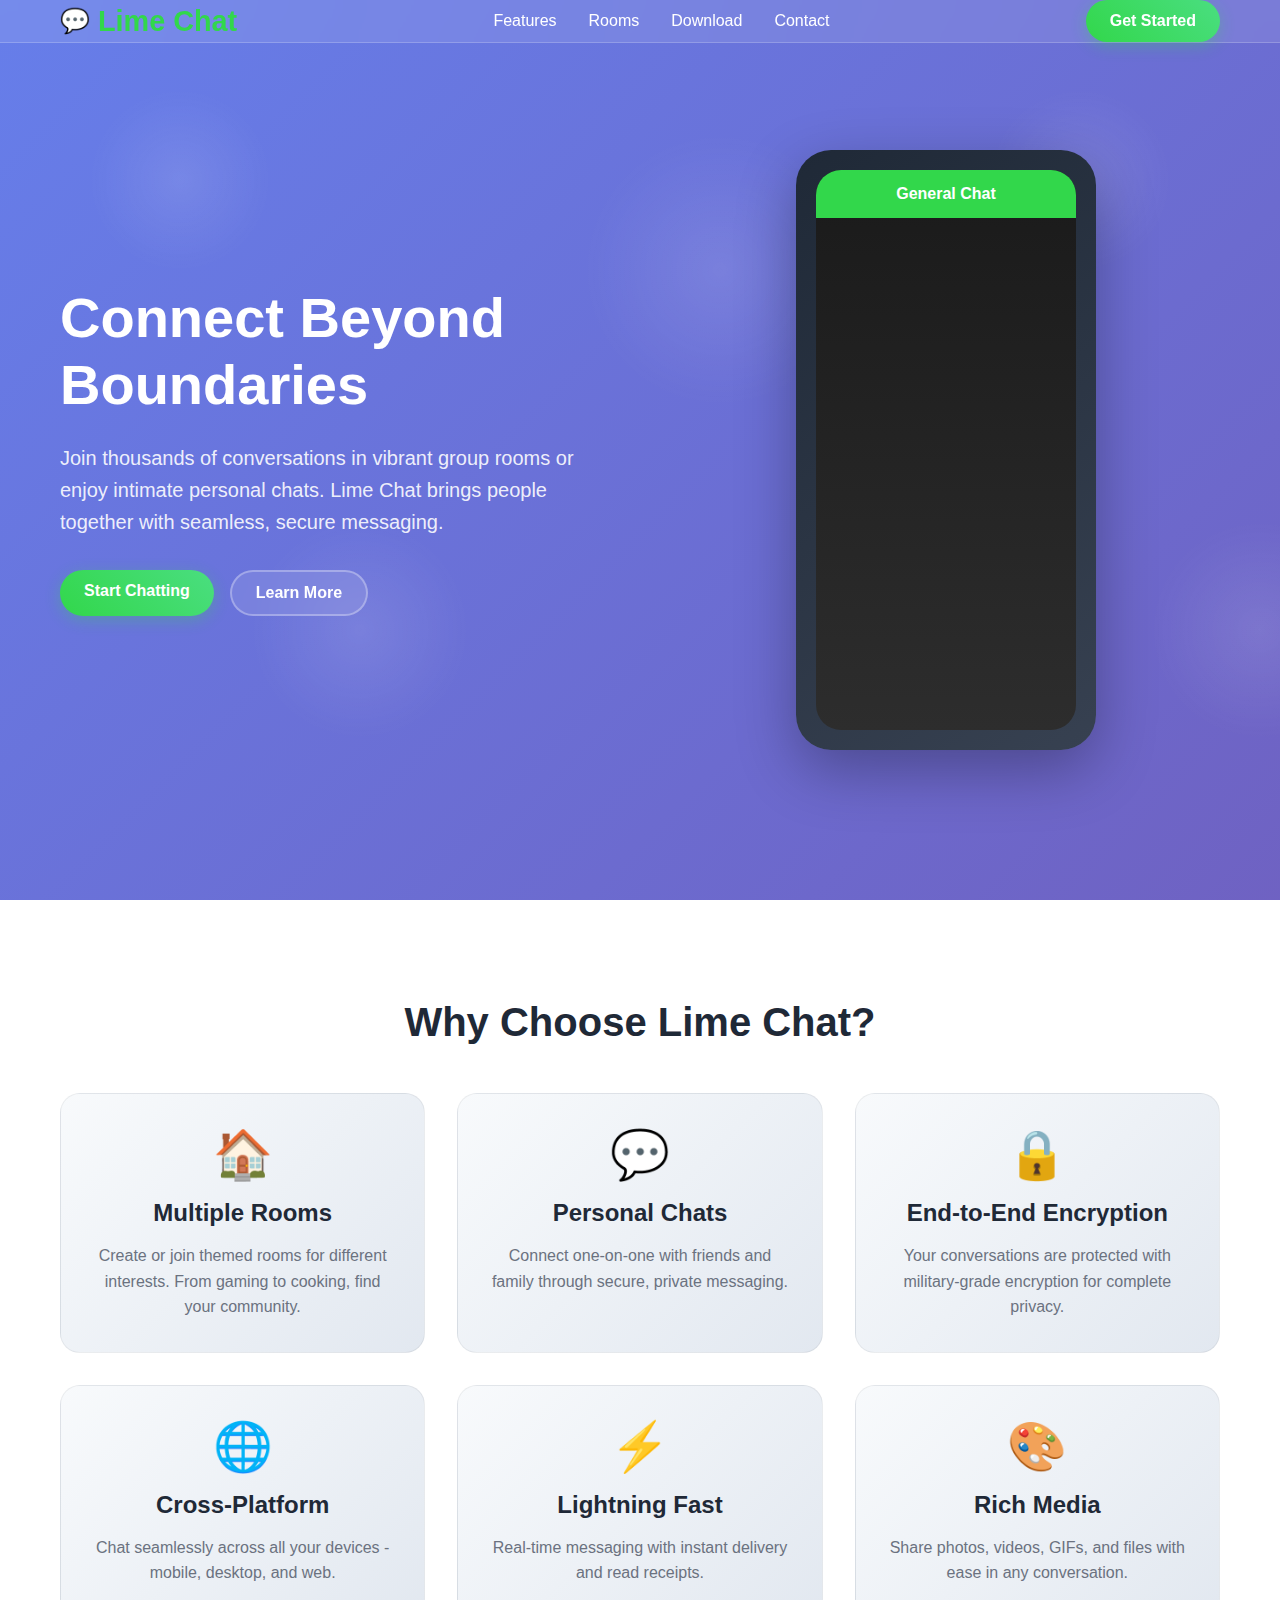
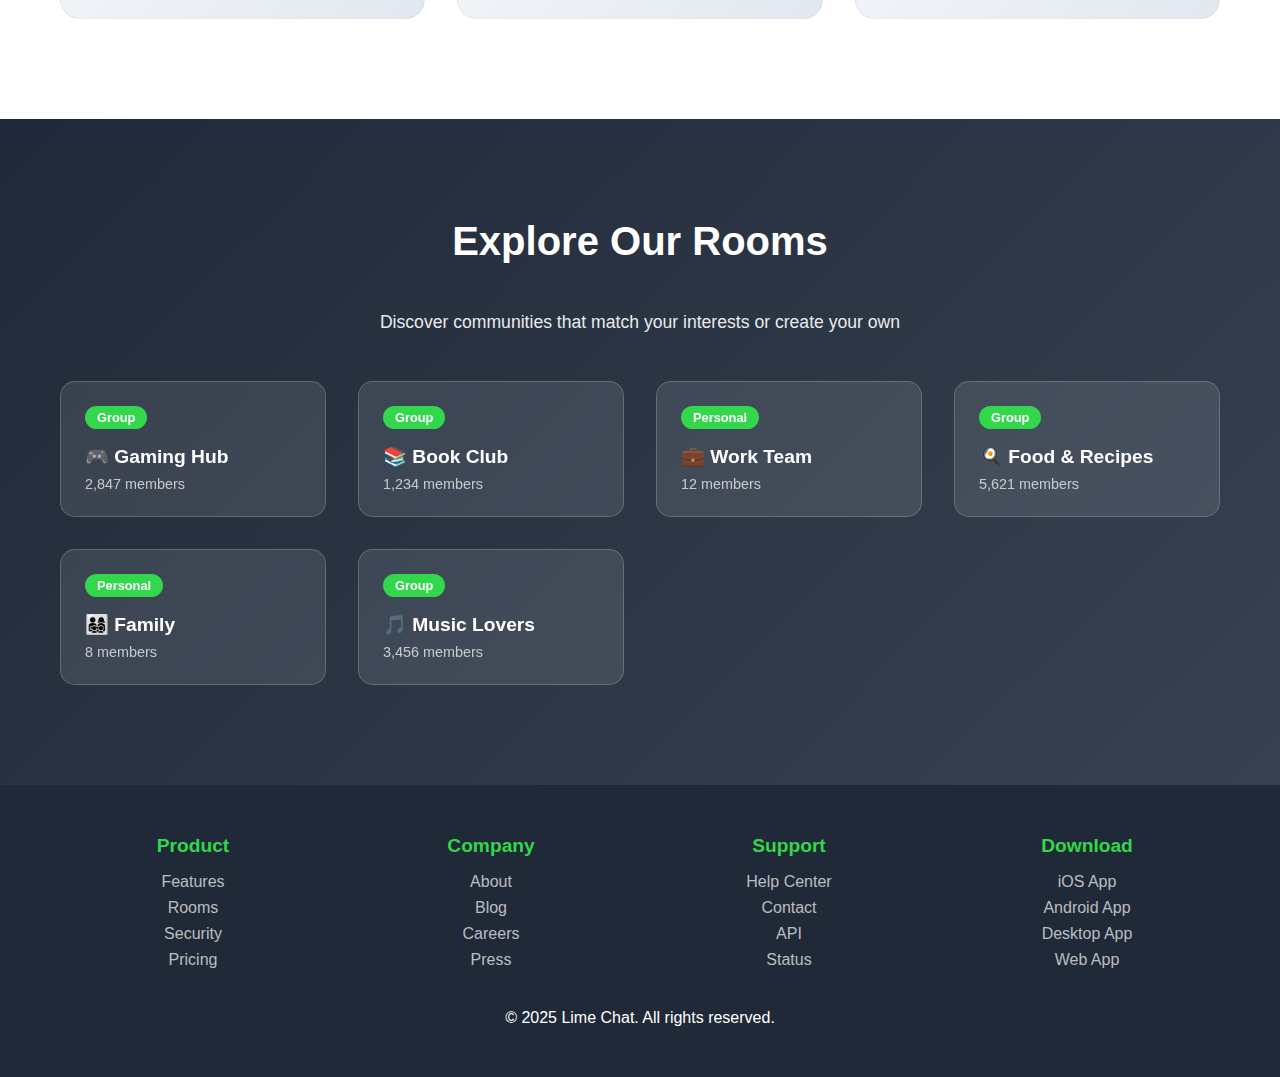
<file: index.html>
<!DOCTYPE html>
<html lang="en">
    <head>
        <meta charset="UTF-8">
        <meta name="viewport" content="width=device-width, initial-scale=1.0">
        <title>Lime Chat</title>
        <link rel="stylesheet" href="css/main.css">
        <link rel="stylesheet" href="css/animations.css">
        <link rel="stylesheet" href="css/featuresSection.css">
        <link rel="stylesheet" href="css/header.css">
        <link rel="stylesheet" href="css/heroSection.css">
        <link rel="stylesheet" href="css/roomsSection.css">
        <link rel="stylesheet" href="css/footer.css">
    </head>
    <body>

        <header>
            <nav class="container">
                <a href="#" class="logo">Lime Chat</a>
                <ul class="nav-links">
                    <li><a href="#features">Features</a></li>
                    <li><a href="#rooms">Rooms</a></li>
                    <li><a href="#download">Download</a></li>
                    <li><a href="#contact">Contact</a></li>
                </ul>
                <a href="/chat.html" class="cta-button">Get Started</a>
            </nav>
        </header>

        <section class="hero">
            <div class="container">
                <div class="hero-content">
                    <div class="hero-text">
                        <h1>Connect Beyond Boundaries</h1>
                        <p>Join thousands of conversations in vibrant group
                            rooms or enjoy intimate personal chats. Lime Chat
                            brings people together with seamless, secure
                            messaging.</p>
                        <div class="hero-buttons">
                            <a href="/chat.html" class="cta-button">Start
                                Chatting</a>
                            <a href="#" class="btn-secondary">Learn More</a>
                        </div>
                    </div>
                    <div class="hero-visual">
                        <div class="phone-mockup">
                            <div class="screen">
                                <div class="chat-interface">
                                    <div class="chat-header">General Chat</div>
                                    <div class="chat-messages">
                                        <div class="message received">Hey
                                            everyone! 👋</div>
                                        <div class="message sent">Welcome to
                                            Lime Chat!</div>
                                        <div class="message received">This is
                                            amazing! 🔥</div>
                                        <div class="message sent">Glad you like
                                            it! 😊</div>
                                    </div>
                                </div>
                            </div>
                        </div>
                    </div>
                </div>
            </div>
        </section>

        <section id="features" class="features">
            <div class="container">
                <h2>Why Choose Lime Chat?</h2>
                <div class="features-grid">
                    <div class="feature-card">
                        <span class="feature-icon">🏠</span>
                        <h3>Multiple Rooms</h3>
                        <p>Create or join themed rooms for different interests.
                            From gaming to cooking, find your community.</p>
                    </div>
                    <div class="feature-card">
                        <span class="feature-icon">💬</span>
                        <h3>Personal Chats</h3>
                        <p>Connect one-on-one with friends and family through
                            secure, private messaging.</p>
                    </div>
                    <div class="feature-card">
                        <span class="feature-icon">🔒</span>
                        <h3>End-to-End Encryption</h3>
                        <p>Your conversations are protected with military-grade
                            encryption for complete privacy.</p>
                    </div>
                    <div class="feature-card">
                        <span class="feature-icon">🌐</span>
                        <h3>Cross-Platform</h3>
                        <p>Chat seamlessly across all your devices - mobile,
                            desktop, and web.</p>
                    </div>
                    <div class="feature-card">
                        <span class="feature-icon">⚡</span>
                        <h3>Lightning Fast</h3>
                        <p>Real-time messaging with instant delivery and read
                            receipts.</p>
                    </div>
                    <div class="feature-card">
                        <span class="feature-icon">🎨</span>
                        <h3>Rich Media</h3>
                        <p>Share photos, videos, GIFs, and files with ease in
                            any conversation.</p>
                    </div>
                </div>
            </div>
        </section>

        <section id="rooms" class="rooms">
            <div class="container">
                <h2>Explore Our Rooms</h2>
                <p
                    style="text-align: center; font-size: 1.1rem; opacity: 0.9; margin-bottom: 2rem;">
                    Discover communities that match your interests or create
                    your own
                </p>
                <div class="rooms-showcase">
                    <div class="room-card">
                        <div class="room-type">Group</div>
                        <div class="room-name">🎮 Gaming Hub</div>
                        <div class="room-members">2,847 members</div>
                    </div>
                    <div class="room-card">
                        <div class="room-type">Group</div>
                        <div class="room-name">📚 Book Club</div>
                        <div class="room-members">1,234 members</div>
                    </div>
                    <div class="room-card">
                        <div class="room-type">Personal</div>
                        <div class="room-name">💼 Work Team</div>
                        <div class="room-members">12 members</div>
                    </div>
                    <div class="room-card">
                        <div class="room-type">Group</div>
                        <div class="room-name">🍳 Food & Recipes</div>
                        <div class="room-members">5,621 members</div>
                    </div>
                    <div class="room-card">
                        <div class="room-type">Personal</div>
                        <div class="room-name">👨‍👩‍👧‍👦 Family</div>
                        <div class="room-members">8 members</div>
                    </div>
                    <div class="room-card">
                        <div class="room-type">Group</div>
                        <div class="room-name">🎵 Music Lovers</div>
                        <div class="room-members">3,456 members</div>
                    </div>
                </div>
            </div>
        </section>

        <footer id="contact">
            <div class="container">
                <div class="footer-content">
                    <div class="footer-section">
                        <h3>Product</h3>
                        <a href="#">Features</a>
                        <a href="#">Rooms</a>
                        <a href="#">Security</a>
                        <a href="#">Pricing</a>
                    </div>
                    <div class="footer-section">
                        <h3>Company</h3>
                        <a href="#">About</a>
                        <a href="#">Blog</a>
                        <a href="#">Careers</a>
                        <a href="#">Press</a>
                    </div>
                    <div class="footer-section">
                        <h3>Support</h3>
                        <a href="#">Help Center</a>
                        <a href="#">Contact</a>
                        <a href="#">API</a>
                        <a href="#">Status</a>
                    </div>
                    <div class="footer-section">
                        <h3>Download</h3>
                        <a href="#">iOS App</a>
                        <a href="#">Android App</a>
                        <a href="#">Desktop App</a>
                        <a href="#">Web App</a>
                    </div>
                </div>
                <p>&copy; 2025 Lime Chat. All rights reserved.</p>
            </div>
        </footer>

        <script>
              document.querySelectorAll('a[href^="#"]').forEach(anchor => {
              anchor.addEventListener('click', function (e) {
                e.preventDefault();
                const target = document.querySelector(this.getAttribute('href'));
                if (target) {
                    target.scrollIntoView({
                        behavior: 'smooth',
                        block: 'start'
                    });
                }
            });
            window.addEventListener('scroll', () => {
            const header = document.querySelector('header');
            if (window.scrollY > 100) {
                header.style.background = 'rgba(255, 255, 255, 0.95)';
            } else {
                header.style.background = 'rgba(255, 255, 255, 0.1)';
            }
        });
        });
        </script>

        <script>
            const messages = document.querySelectorAll('.message');
        let messageIndex = 0;

        function showNextMessage() {
            if (messageIndex < messages.length) {
                messages[messageIndex].style.opacity = '1';
                messages[messageIndex].style.transform = 'translateX(0)';
                messageIndex++;
                setTimeout(showNextMessage, 1000);
            } else {
                // Reset animation
                setTimeout(() => {
                    messages.forEach(msg => {
                        msg.style.opacity = '0';
                        msg.style.transform = 'translateX(-20px)';
                    });
                    messageIndex = 0;
                    setTimeout(showNextMessage, 500);
                }, 3000);
            }
        }

        // Initialize message animation
        messages.forEach(msg => {
            msg.style.opacity = '0';
            msg.style.transform = 'translateX(-20px)';
        });

        setTimeout(showNextMessage, 2000);
        </script>

        <script src="js/script.js"></script>
    </body>
</html>
</file>
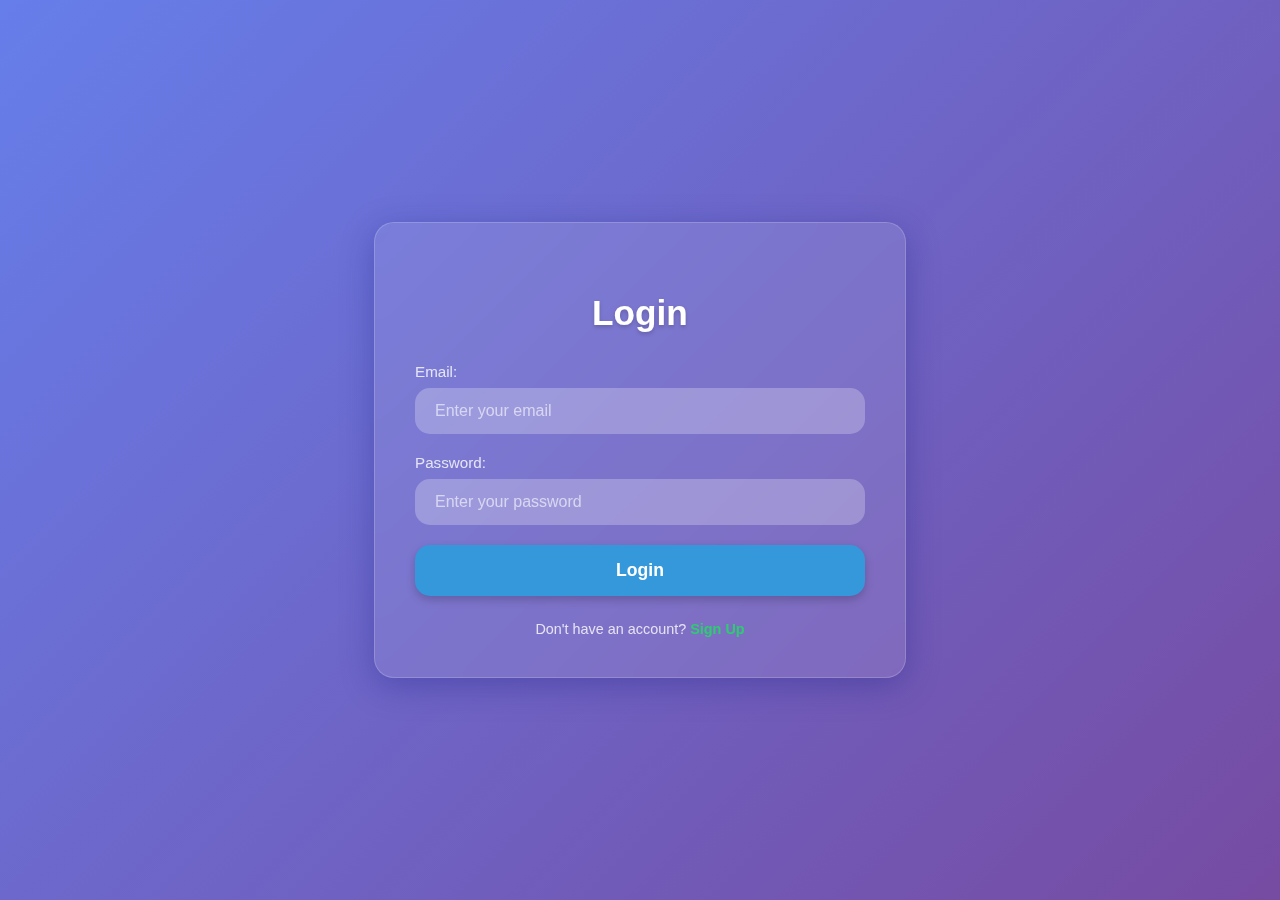
<file: login.html>
<!DOCTYPE html>
<html lang="en">
    <head>
        <meta charset="UTF-8">
        <meta name="viewport" content="width=device-width, initial-scale=1.0">
        <link rel="stylesheet" href="/css/login.css">
        <title>Login / Signup</title>
    </head>
    <body>
        <div class="auth-container">
            <h2 id="authHeader" class="auth-header">Login</h2>

            <form id="authForm">
                <div class="form-group">
                    <label for="email">Email:</label>
                    <input type="email" id="email" class="auth-input"
                        placeholder="Enter your email" required>
                </div>
                <div class="form-group">
                    <label for="password">Password:</label>
                    <input type="password" id="password" class="auth-input"
                        placeholder="Enter your password" required>
                </div>
                <button type="submit" id="authButton"
                    class="auth-button">Login</button>
            </form>

            <div id="messageArea" class="message-area"></div>

            <div class="toggle-link">
                <span id="toggleText">Don't have an account?</span>
                <a href="/register.html">Sign Up</a>
            </div>
        </div>

        <script src="./js/login.js"></script>
    </body>
</html>
</file>
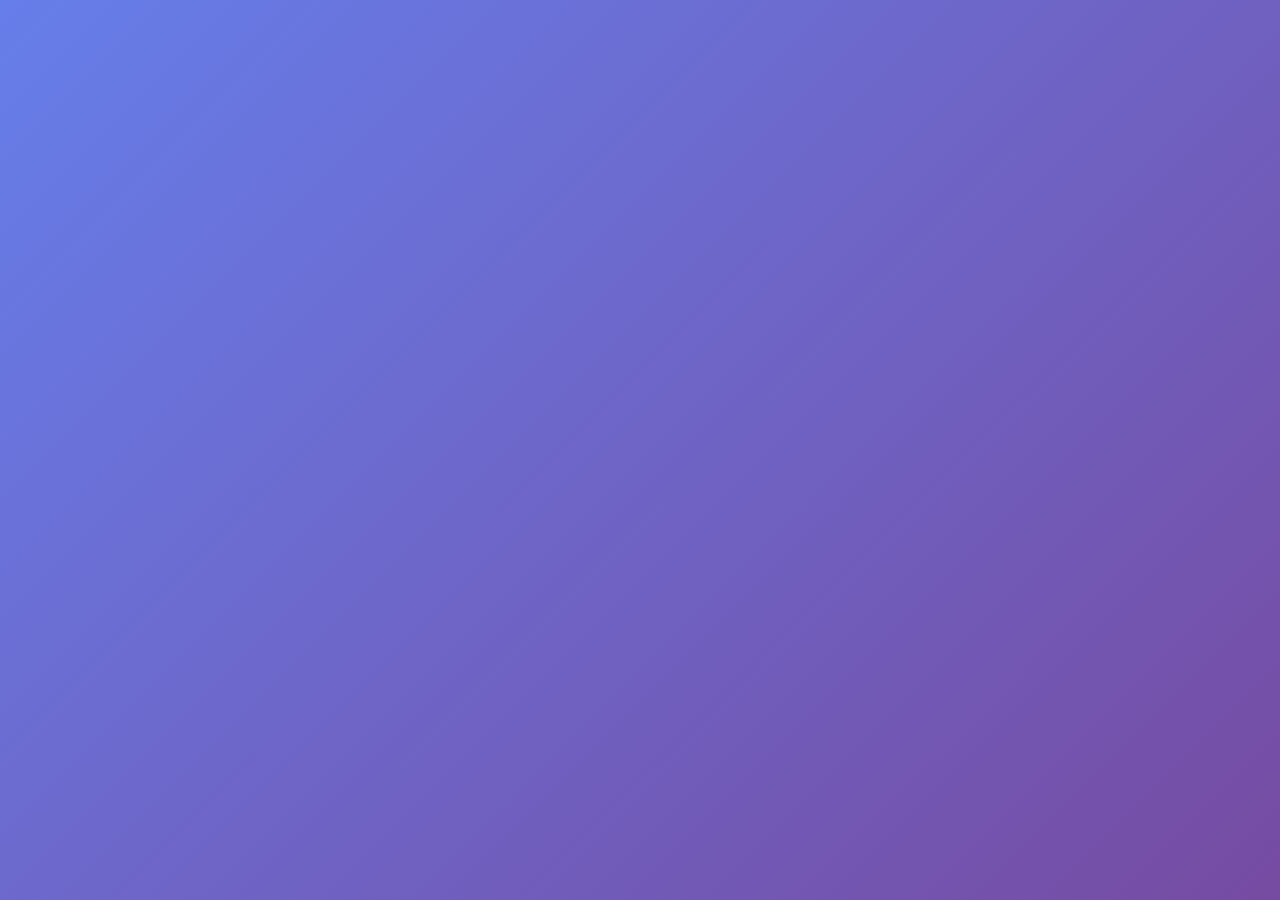
<file: register.html>
<!DOCTYPE html>
<html lang="en">
    <head>
        <meta charset="UTF-8">
        <meta name="viewport" content="width=device-width, initial-scale=1.0">
        <title>Register</title>
        <link rel="stylesheet" href="/css/register.css">
    </head>
    <body>
        <div class="register-container">
            <div class="register-header">
                <h1 class="register-title">Join Us</h1>
                <p class="register-subtitle">Create your account to get
                    started</p>
            </div>

            <div class="success-message" id="successMessage">
                Account created successfully! Welcome aboard! 🎉
            </div>
            <form id="registerForm" class="register-form">
                <div class="form-group">
                    <label for="fullName" class="form-label">Full Name</label>
                    <input id="fullName" name="fullName" type="text"
                        class="form-input" required>
                    <div class="error-message" id="fullNameError"></div>
                </div>

                <div class="form-group">
                    <label for="email" class="form-label">Email Address</label>
                    <input id="email" name="email" type="email"
                        class="form-input" required>
                    <div class="error-message" id="emailError"></div>
                </div>

                <div class="form-group">
                    <label for="password" class="form-label">Password</label>
                    <div class="password-container">
                        <input type="password" id="password" name="password"
                            class="form-input" required>
                        <button type="button" class="password-toggle"
                            id="passwordToggle">👁️</button>
                    </div>
                    <div class="error-message" id="passwordError"></div>
                </div>

                <!-- <div class="form-group">
                    <label for="confirmPassword" class="form-label">Confirm
                        Password</label>
                    <div class="password-container">
                        <input type="password" id="confirmPassword"
                            name="confirmPassword" class="form-input" required>
                        <button type="button" class="password-toggle"
                            id="confirmPasswordToggle">👁️</button>
                    </div>
                    <div class="error-message" id="confirmPasswordError"></div>
                </div> -->

                <!-- <div class="checkbox-group">
                    <input type="checkbox" id="terms" name="terms"
                        class="checkbox-input" required>
                    <label for="terms" class="checkbox-label">
                        I agree to the <a href="#">Terms of
                            Service</a> and <a href="#">Privacy
                            Policy</a>
                    </label>
                </div> -->
                <div id="server-error"
                    class="text-red-600 font-medium mt-2"></div>

                <button type="submit" class="register-btn" id="registerBtn">
                    <span class="btn-loading" id="btnLoading"></span>
                    <span id="btnText">Create Account</span>
                </button>
            </form>

            <div class="login-link">
                Already have an account? <a href="/login.html">Sign in here</a>
            </div>
        </div>

        <script src="/js/register.js"></script>
    </html>
</file>
<file: css/main.css>
* {
      margin: 0;
      padding: 0;
      box-sizing: border-box;
  }

  body {
      font-family: 'Inter', -apple-system, BlinkMacSystemFont, 'Segoe UI', Roboto, sans-serif;
      background: linear-gradient(135deg, #667eea 0%, #764ba2 100%);
      color: #333;
      overflow-x: hidden;
  }

  .container {
      max-width: 1200px;
      margin: 0 auto;
      padding: 0 20px;
  }

  .room-id-display {
      font-weight: bold;
      color: #3498db;
      /* Highlight color for room ID */
      background-color: #ecf0f1;
      /* Light background for ID */
      padding: 8px 15px;
      border-radius: 8px;
      display: inline-block;
      /* Allows padding and border */
      margin-top: 10px;
  }
</file>
<file: css/animations.css>
@keyframes slideInUp {
            from {
                opacity: 0;
                transform: translateY(50px);
            }
            to {
                opacity: 1;
                transform: translateY(0);
            }
        }

        @keyframes bounce {
            0%, 100% { transform: translateY(0); }
            50% { transform: translateY(-10px); }
        }

        @keyframes float {
            0%, 100% { transform: translateY(0) rotate(0deg); }
            50% { transform: translateY(-20px) rotate(180deg); }
        }

        @keyframes messageSlide {
            from {
                opacity: 0;
                transform: translateX(-20px);
            }
            to {
                opacity: 1;
                transform: translateX(0);
            }
        }

        /* Responsive Design */
        @media (max-width: 768px) {
            .hero-content {
                grid-template-columns: 1fr;
                text-align: center;
            }

            .hero-text h1 {
                font-size: 2.5rem;
            }

            .nav-links {
                display: none;
            }

            .phone-mockup {
                width: 250px;
                height: 500px;
            }
        }
</file>
<file: css/featuresSection.css>
.features {
            padding: 100px 0;
            background: white;
        }

        .features h2 {
            text-align: center;
            font-size: 2.5rem;
            font-weight: 700;
            margin-bottom: 3rem;
            color: #1f2937;
        }

        .features-grid {
            display: grid;
            grid-template-columns: repeat(auto-fit, minmax(300px, 1fr));
            gap: 2rem;
            margin-top: 3rem;
        }

        .feature-card {
            background: linear-gradient(135deg, #f8fafc, #e2e8f0);
            padding: 2rem;
            border-radius: 20px;
            text-align: center;
            transition: all 0.3s ease;
            border: 1px solid rgba(0, 0, 0, 0.05);
        }

        .feature-card:hover {
            transform: translateY(-10px);
            box-shadow: 0 20px 40px rgba(0, 0, 0, 0.1);
        }

        .feature-icon {
            font-size: 3rem;
            margin-bottom: 1rem;
            display: block;
        }

        .feature-card h3 {
            font-size: 1.5rem;
            font-weight: 600;
            margin-bottom: 1rem;
            color: #1f2937;
        }

        .feature-card p {
            color: #6b7280;
            line-height: 1.6;
        }
</file>
<file: css/header.css>
header {
            position: fixed;
            top: 0;
            width: 100%;
            background: rgba(255, 255, 255, 0.1);
            backdrop-filter: blur(20px);
            border-bottom: 1px solid rgba(255, 255, 255, 0.2);
            z-index: 1000;
            transition: all 0.3s ease;
        }

        nav {
            display: flex;
            justify-content: space-between;
            align-items: center;
            padding: 1rem 0;
        }

        .logo {
            font-size: 1.8rem;
            font-weight: 800;
            color: #32d74b;
            text-decoration: none;
            display: flex;
            align-items: center;
            gap: 0.5rem;
        }

        .logo::before {
            content: "💬";
            font-size: 1.5rem;
            animation: bounce 2s infinite;
        }

        .nav-links {
            display: flex;
            list-style: none;
            gap: 2rem;
            align-items: center;
        }

        .nav-links a {
            color: white;
            text-decoration: none;
            font-weight: 500;
            transition: all 0.3s ease;
            position: relative;
        }

        .nav-links a::after {
            content: '';
            position: absolute;
            bottom: -5px;
            left: 0;
            width: 0;
            height: 2px;
            background: #32d74b;
            transition: width 0.3s ease;
        }

        .nav-links a:hover::after {
            width: 100%;
        }

        .cta-button {
            background: linear-gradient(45deg, #32d74b, #4ade80);
            color: white;
            padding: 0.75rem 1.5rem;
            border: none;
            border-radius: 25px;
            font-weight: 600;
            cursor: pointer;
            transition: all 0.3s ease;
            text-decoration: none;
            display: inline-block;
            box-shadow: 0 4px 15px rgba(50, 215, 75, 0.3);
        }

        .cta-button:hover {
            transform: translateY(-2px);
            box-shadow: 0 8px 25px rgba(50, 215, 75, 0.4);
        }
</file>
<file: css/heroSection.css>
.hero {
            min-height: 100vh;
            display: flex;
            align-items: center;
            position: relative;
            overflow: hidden;
        }

        .hero::before {
            content: '';
            position: absolute;
            top: 0;
            left: 0;
            right: 0;
            bottom: 0;
            background: url('data:image/svg+xml,<svg xmlns="http://www.w3.org/2000/svg" viewBox="0 0 1000 1000"><defs><radialGradient id="a" cx="50%" cy="50%" r="50%"><stop offset="0%" style="stop-color:rgba(255,255,255,0.1)"/><stop offset="100%" style="stop-color:rgba(255,255,255,0)"/></radialGradient></defs><circle cx="200" cy="200" r="100" fill="url(%23a)"/><circle cx="800" cy="300" r="150" fill="url(%23a)"/><circle cx="400" cy="700" r="120" fill="url(%23a)"/></svg>');
            animation: float 20s infinite ease-in-out;
        }

        .hero-content {
            display: grid;
            grid-template-columns: 1fr 1fr;
            gap: 4rem;
            align-items: center;
            position: relative;
            z-index: 1;
        }

        .hero-text h1 {
            font-size: 3.5rem;
            font-weight: 800;
            color: white;
            margin-bottom: 1.5rem;
            line-height: 1.2;
            animation: slideInUp 1s ease-out;
        }

        .hero-text p {
            font-size: 1.25rem;
            color: rgba(255, 255, 255, 0.9);
            margin-bottom: 2rem;
            line-height: 1.6;
            animation: slideInUp 1s ease-out 0.2s both;
        }

        .hero-buttons {
            display: flex;
            gap: 1rem;
            animation: slideInUp 1s ease-out 0.4s both;
        }

        .btn-secondary {
            background: rgba(255, 255, 255, 0.1);
            color: white;
            padding: 0.75rem 1.5rem;
            border: 2px solid rgba(255, 255, 255, 0.3);
            border-radius: 25px;
            text-decoration: none;
            font-weight: 600;
            transition: all 0.3s ease;
            backdrop-filter: blur(10px);
        }

        .btn-secondary:hover {
            background: rgba(255, 255, 255, 0.2);
            transform: translateY(-2px);
        }

        .hero-visual {
            position: relative;
            animation: slideInUp 1s ease-out 0.6s both;
        }

        .phone-mockup {
            width: 300px;
            height: 600px;
            background: linear-gradient(145deg, #1f2937, #374151);
            border-radius: 35px;
            padding: 20px;
            box-shadow: 0 20px 60px rgba(0, 0, 0, 0.3);
            position: relative;
            margin: 0 auto;
            overflow: hidden;
        }

        .screen {
            width: 100%;
            height: 100%;
            background: #000;
            border-radius: 25px;
            position: relative;
            overflow: hidden;
        }

        .chat-interface {
            background: linear-gradient(to bottom, #1a1a1a, #2d2d2d);
            height: 100%;
            display: flex;
            flex-direction: column;
        }

        .chat-header {
            background: #32d74b;
            color: white;
            padding: 15px;
            text-align: center;
            font-weight: 600;
        }

        .chat-messages {
            flex: 1;
            padding: 20px;
            display: flex;
            flex-direction: column;
            gap: 15px;
        }

        .message {
            max-width: 80%;
            padding: 12px 16px;
            border-radius: 20px;
            font-size: 14px;
            animation: messageSlide 0.5s ease-out;
        }

        .message.sent {
            background: #32d74b;
            color: white;
            align-self: flex-end;
            border-bottom-right-radius: 5px;
        }

        .message.received {
            background: #3a3a3a;
            color: white;
            align-self: flex-start;
            border-bottom-left-radius: 5px;
        }
</file>
<file: css/roomsSection.css>
.rooms {
            padding: 100px 0;
            background: linear-gradient(135deg, #1f2937, #374151);
            color: white;
        }

        .rooms h2 {
            text-align: center;
            font-size: 2.5rem;
            font-weight: 700;
            margin-bottom: 3rem;
        }

        .rooms-showcase {
            display: grid;
            grid-template-columns: repeat(auto-fit, minmax(250px, 1fr));
            gap: 2rem;
            margin-top: 3rem;
        }

        .room-card {
            background: rgba(255, 255, 255, 0.1);
            backdrop-filter: blur(10px);
            border: 1px solid rgba(255, 255, 255, 0.2);
            border-radius: 15px;
            padding: 1.5rem;
            transition: all 0.3s ease;
            cursor: pointer;
        }

        .room-card:hover {
            transform: scale(1.05);
            background: rgba(255, 255, 255, 0.15);
        }

        .room-type {
            display: inline-block;
            background: #32d74b;
            color: white;
            padding: 0.25rem 0.75rem;
            border-radius: 15px;
            font-size: 0.8rem;
            font-weight: 600;
            margin-bottom: 1rem;
        }

        .room-name {
            font-size: 1.2rem;
            font-weight: 600;
            margin-bottom: 0.5rem;
        }

        .room-members {
            color: rgba(255, 255, 255, 0.7);
            font-size: 0.9rem;
        }
</file>
<file: css/footer.css>
footer {
            background: #1f2937;
            color: white;
            padding: 50px 0;
            text-align: center;
        }

        .footer-content {
            display: grid;
            grid-template-columns: repeat(auto-fit, minmax(250px, 1fr));
            gap: 2rem;
            margin-bottom: 2rem;
        }

        .footer-section h3 {
            font-size: 1.2rem;
            font-weight: 600;
            margin-bottom: 1rem;
            color: #32d74b;
        }

        .footer-section a {
            color: rgba(255, 255, 255, 0.7);
            text-decoration: none;
            display: block;
            margin-bottom: 0.5rem;
            transition: color 0.3s ease;
        }

        .footer-section a:hover {
            color: #32d74b;
        }
</file>
<file: css/login.css>
body {
            font-family: 'Inter', sans-serif;
            /* Using Inter font */
            background: linear-gradient(135deg, #667eea 0%, #764ba2 100%);
            /* Purple/blue gradient */
            display: flex;
            justify-content: center;
            align-items: center;
            min-height: 100vh;
            margin: 0;
            padding: 20px;
            box-sizing: border-box;
        }

        .auth-container {
            background-color: rgba(255, 255, 255, 0.1);
            /* Slightly transparent white for glass effect */
            backdrop-filter: blur(10px);
            /* Glassmorphism blur effect */
            border-radius: 20px;
            /* Rounded corners */
            box-shadow: 0 8px 32px 0 rgba(31, 38, 135, 0.37);
            /* Stronger shadow */
            border: 1px solid rgba(255, 255, 255, 0.18);
            /* Subtle border */
            width: 100%;
            max-width: 450px;
            /* Max width for the form */
            padding: 40px;
            text-align: center;
            color: #fff;
            /* White text color */
        }

        .auth-header {
            font-size: 2.2em;
            font-weight: bold;
            margin-bottom: 30px;
            color: #fff;
            text-shadow: 0 2px 4px rgba(0, 0, 0, 0.2);
            /* Subtle text shadow */
        }

        .form-group {
            margin-bottom: 20px;
            text-align: left;
        }

        .form-group label {
            display: block;
            margin-bottom: 8px;
            font-size: 0.95em;
            color: rgba(255, 255, 255, 0.8);
        }

        .auth-input {
            width: 100%;
            padding: 14px 20px;
            border-radius: 15px;
            /* Rounded input fields */
            border: none;
            background-color: rgba(255, 255, 255, 0.25);
            /* Lighter background for input */
            color: #fff;
            outline: none;
            /* Remove outline on focus */
            font-size: 1em;
            box-sizing: border-box;
            /* Include padding in width */
            transition: background-color 0.3s ease;
        }

        .auth-input::placeholder {
            color: rgba(255, 255, 255, 0.6);
        }

        .auth-input:focus {
            background-color: rgba(255, 255, 255, 0.35);
            /* Slightly darker on focus */
        }

        .auth-button {
            width: 100%;
            padding: 15px 20px;
            border-radius: 15px;
            /* Rounded button */
            border: none;
            background-color: #3498db;
            /* Blue button */
            color: white;
            font-size: 1.1em;
            font-weight: bold;
            cursor: pointer;
            transition: background-color 0.3s ease, transform 0.2s ease;
            box-shadow: 0 4px 10px rgba(0, 0, 0, 0.2);
        }

        .auth-button:hover {
            background-color: #2980b9;
            /* Darker blue on hover */
            transform: translateY(-2px);
            /* Slight lift effect */
        }

        .toggle-link {
            margin-top: 25px;
            font-size: 0.9em;
            color: rgba(255, 255, 255, 0.8);
        }

        .toggle-link a {
            color: #2ecc71;
            /* Green link color */
            text-decoration: none;
            font-weight: bold;
            transition: color 0.3s ease;
        }

        .toggle-link a:hover {
            color: #27ae60;
            /* Darker green on hover */
            text-decoration: underline;
        }

        .message-area {
            margin-top: 20px;
            padding: 10px;
            border-radius: 8px;
            font-size: 0.9em;
            color: #fff;
            display: none;
            /* Hidden by default */
        }

        .message-area.success {
            background-color: rgba(46, 204, 113, 0.2);
            /* Green for success */
            border: 1px solid #2ecc71;
            display: block;
        }

        .message-area.error {
            background-color: rgba(231, 76, 60, 0.2);
            /* Red for error */
            border: 1px solid #e74c3c;
            display: block;
        }

        /* Responsive adjustments */
        @media (max-width: 500px) {
            .auth-container {
                padding: 30px 20px;
                border-radius: 15px;
            }

            .auth-header {
                font-size: 1.8em;
                margin-bottom: 20px;
            }

            .auth-input,
            .auth-button {
                padding: 12px 15px;
            }
        }
</file>
<file: css/register.css>
* {
    margin: 0;
    padding: 0;
    box-sizing: border-box;
}

body {
    font-family: 'Segoe UI', Tahoma, Geneva, Verdana, sans-serif;
    background: linear-gradient(135deg, #667eea 0%, #764ba2 100%);
    min-height: 100vh;
    display: flex;
    justify-content: center;
    align-items: center;
    padding: 20px;
}

.register-container {
    background: rgba(255, 255, 255, 0.95);
    backdrop-filter: blur(10px);
    border-radius: 20px;
    box-shadow: 0 15px 35px rgba(0, 0, 0, 0.1);
    padding: 40px;
    width: 100%;
    max-width: 450px;
    transform: translateY(20px);
    opacity: 0;
    animation: slideIn 0.8s ease forwards;
}

@keyframes slideIn {
    to {
        transform: translateY(0);
        opacity: 1;
    }
}

.register-header {
    text-align: center;
    margin-bottom: 30px;
}

.register-title {
    font-size: 2.5rem;
    font-weight: 700;
    background: linear-gradient(135deg, #667eea, #764ba2);
    -webkit-background-clip: text;
    -webkit-text-fill-color: transparent;
    background-clip: text;
    margin-bottom: 10px;
}

.register-subtitle {
    color: #666;
    font-size: 1rem;
    font-weight: 400;
}

.form-group {
    margin-bottom: 25px;
    position: relative;
}

.form-label {
    display: block;
    margin-bottom: 8px;
    font-weight: 600;
    color: #333;
    font-size: 0.95rem;
}

.form-input {
    width: 100%;
    padding: 15px 20px;
    border: 2px solid #e1e5e9;
    border-radius: 12px;
    font-size: 1rem;
    transition: all 0.3s ease;
    background: #fff;
    outline: none;
}

.form-input:focus {
    border-color: #667eea;
    box-shadow: 0 0 0 3px rgba(102, 126, 234, 0.1);
    transform: translateY(-2px);
}

.form-input:valid {
    border-color: #28a745;
}

.form-input.error {
    border-color: #dc3545;
    box-shadow: 0 0 0 3px rgba(220, 53, 69, 0.1);
}

.error-message {
    color: #dc3545;
    font-size: 0.85rem;
    margin-top: 5px;
    display: none;
}

.error-message.show {
    display: block;
    animation: fadeIn 0.3s ease;
}

@keyframes fadeIn {
    from {
        opacity: 0;
        transform: translateY(-10px);
    }

    to {
        opacity: 1;
        transform: translateY(0);
    }
}

.password-container {
    position: relative;
}

.password-toggle {
    position: absolute;
    right: 15px;
    top: 50%;
    transform: translateY(-50%);
    background: none;
    border: none;
    cursor: pointer;
    color: #666;
    font-size: 1.2rem;
    padding: 5px;
    border-radius: 4px;
    transition: color 0.3s ease;
}

.password-toggle:hover {
    color: #667eea;
}

.checkbox-group {
    display: flex;
    align-items: center;
    margin-bottom: 25px;
}

.checkbox-input {
    width: 18px;
    height: 18px;
    margin-right: 12px;
    accent-color: #667eea;
}

.checkbox-label {
    font-size: 0.9rem;
    color: #666;
    cursor: pointer;
}

.checkbox-label a {
    color: #667eea;
    text-decoration: none;
    font-weight: 500;
}

.checkbox-label a:hover {
    text-decoration: underline;
}

.register-btn {
    width: 100%;
    padding: 15px;
    background: linear-gradient(135deg, #667eea, #764ba2);
    color: white;
    border: none;
    border-radius: 12px;
    font-size: 1.1rem;
    font-weight: 600;
    cursor: pointer;
    transition: all 0.3s ease;
    position: relative;
    overflow: hidden;
}

.register-btn:hover {
    transform: translateY(-2px);
    box-shadow: 0 8px 25px rgba(102, 126, 234, 0.3);
}

.register-btn:active {
    transform: translateY(0);
}

.register-btn:disabled {
    opacity: 0.6;
    cursor: not-allowed;
    transform: none;
}

.btn-loading {
    display: none;
    width: 20px;
    height: 20px;
    border: 2px solid #ffffff;
    border-top: 2px solid transparent;
    border-radius: 50%;
    animation: spin 1s linear infinite;
    margin-right: 10px;
}

@keyframes spin {
    0% {
        transform: rotate(0deg);
    }

    100% {
        transform: rotate(360deg);
    }
}

.login-link {
    text-align: center;
    margin-top: 25px;
    color: #666;
}

.login-link a {
    color: #667eea;
    text-decoration: none;
    font-weight: 500;
}

.login-link a:hover {
    text-decoration: underline;
}

.success-message {
    background: #d4edda;
    color: #155724;
    padding: 15px;
    border-radius: 8px;
    margin-bottom: 20px;
    display: none;
}

.success-message.show {
    display: block;
    animation: fadeIn 0.3s ease;
}

@media (max-width: 480px) {
    .register-container {
        padding: 30px 20px;
    }

    .register-title {
        font-size: 2rem;
    }
}

.btn-loading {
    display: none;
    width: 1rem;
    height: 1rem;
    border: 2px solid transparent;
    border-top-color: #10b981;
    border-radius: 50%;
    animation: spin 0.6s linear infinite;
    margin-right: 8px;
    vertical-align: middle;
}

@keyframes spin {
    to {
        transform: rotate(360deg);
    }
}

/* Optional: add spacing/padding if needed */
.register-btn {
    display: inline-flex;
    align-items: center;
    justify-content: center;
    gap: 0.5rem;
    padding: 0.75rem 1.5rem;
    font-weight: 600;
    border-radius: 8px;
    background-color: #10b981;
    color: white;
    border: none;
    cursor: pointer;
}

.register-btn:disabled {
    opacity: 0.7;
    cursor: not-allowed;
}
</file>
